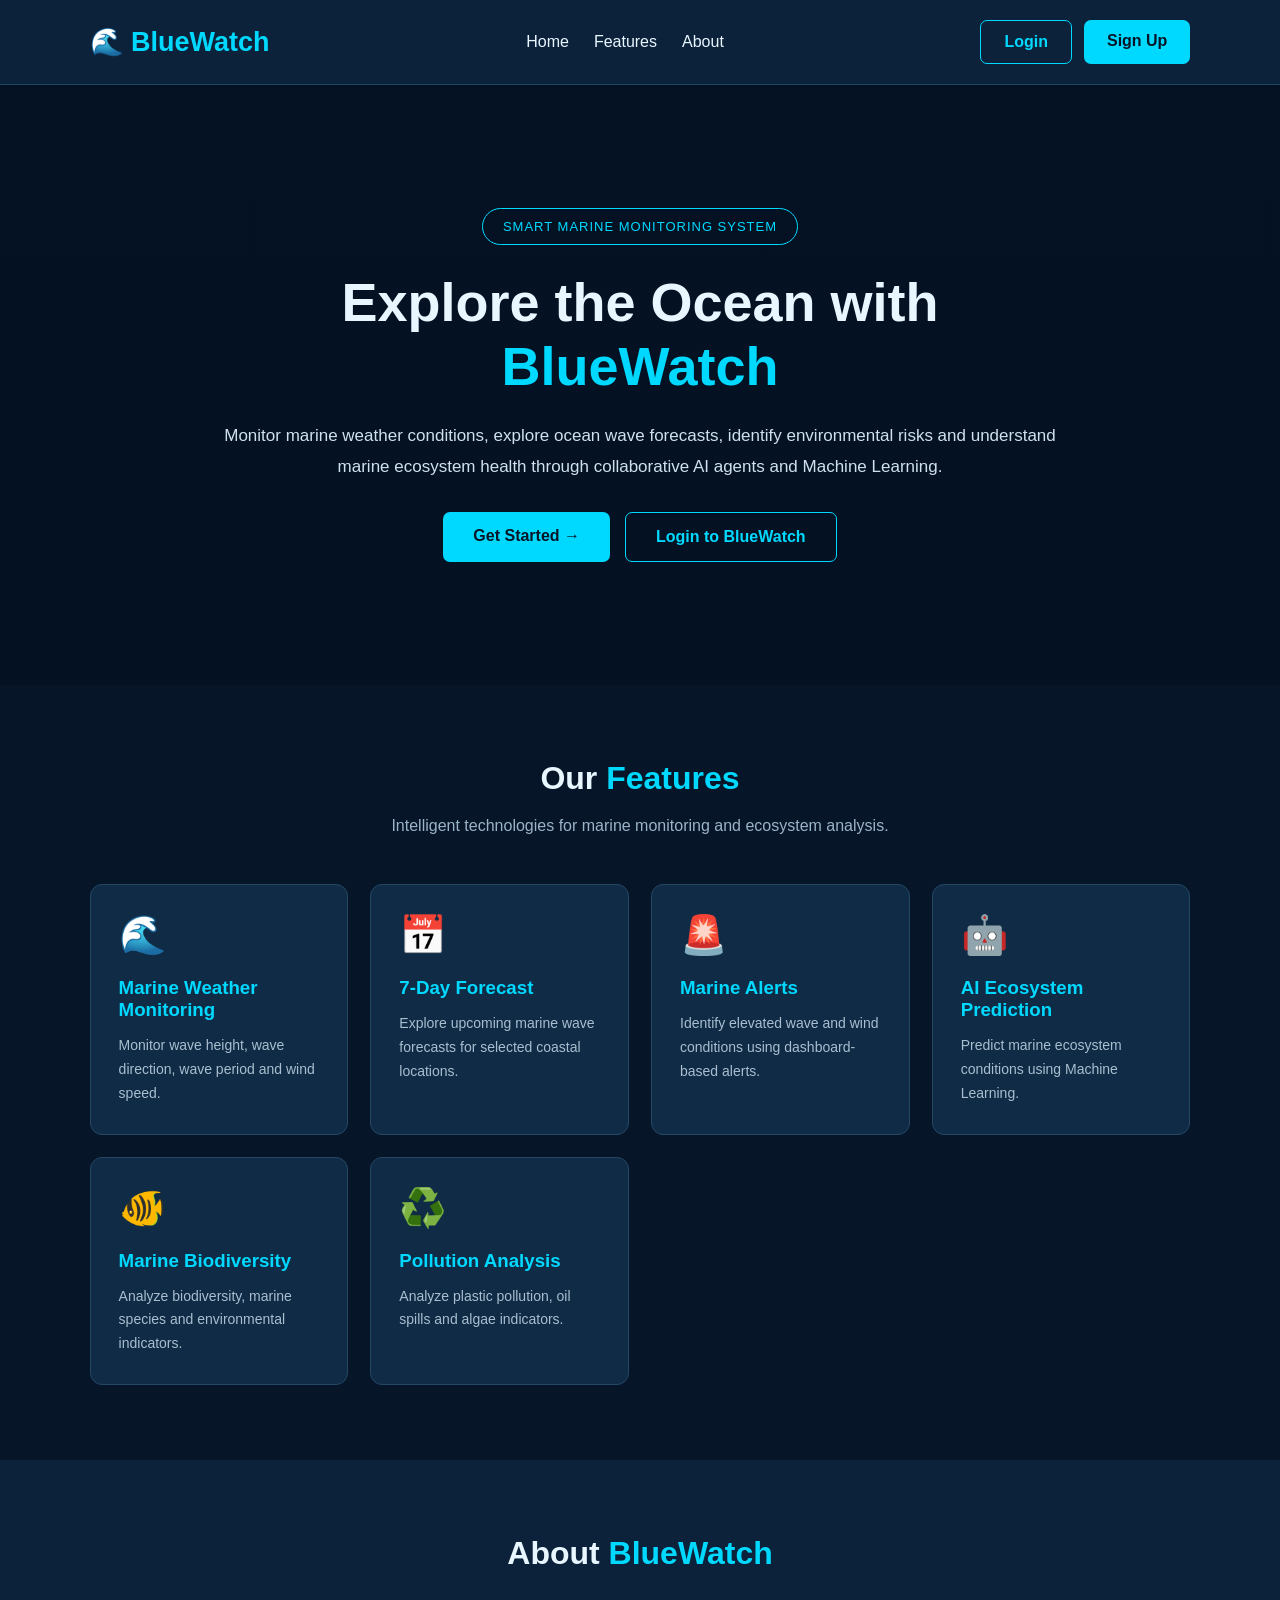
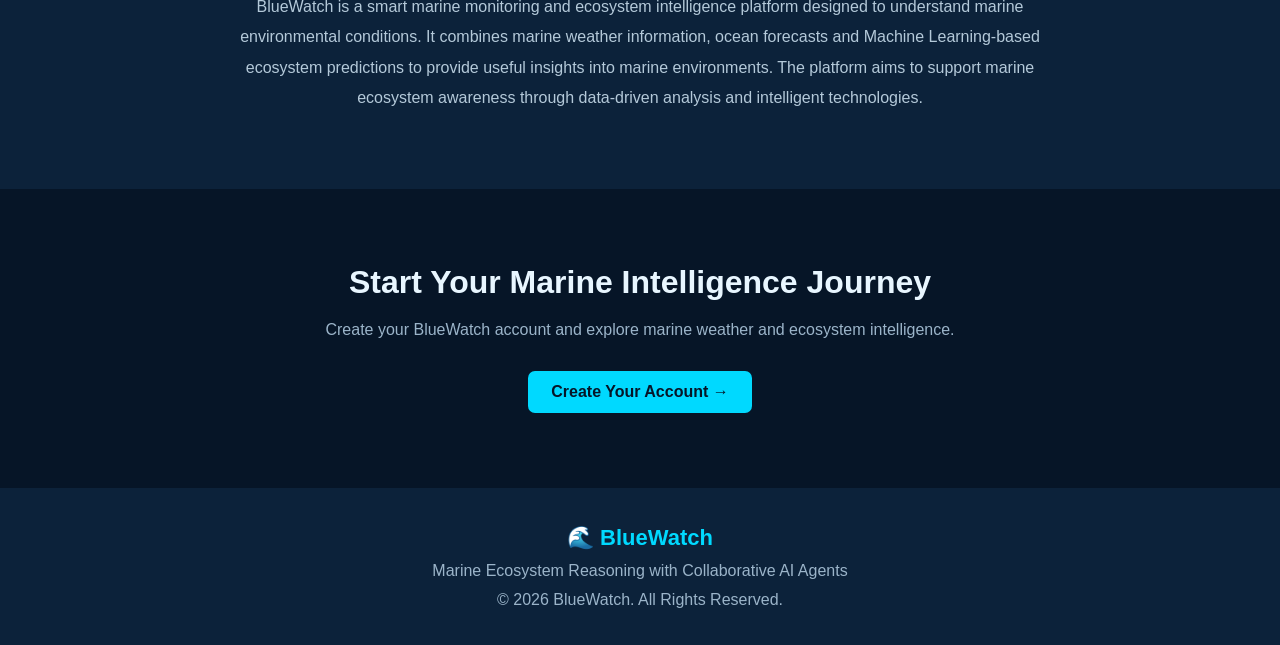
<file: frontend/index.html>
<!DOCTYPE html>
<html lang="en">

<head>
    <meta charset="UTF-8">
    <meta name="viewport" content="width=device-width, initial-scale=1.0">

    <title>BlueWatch | Marine Intelligence Platform</title>

    <style>
        * {
            margin: 0;
            padding: 0;
            box-sizing: border-box;
            font-family: Arial, sans-serif;
        }

        body {
            background: #061527;
            color: #e8f6ff;
        }

        /* NAVBAR */

        nav {
            display: flex;
            justify-content: space-between;
            align-items: center;
            padding: 20px 7%;
            background: #0c223a;
            border-bottom: 1px solid #1b4664;
            flex-wrap: wrap;
            gap: 18px;
        }

        .logo {
            font-size: 27px;
            font-weight: bold;
            color: #00d9ff;
        }

        .nav-links {
            display: flex;
            gap: 25px;
        }

        .nav-links a {
            text-decoration: none;
            color: #e8f6ff;
        }

        .nav-links a:hover {
            color: #00d9ff;
        }

        .nav-buttons {
            display: flex;
            gap: 12px;
        }

        .btn {
            display: inline-block;
            padding: 12px 23px;
            border-radius: 7px;
            text-decoration: none;
            font-weight: bold;
            transition: 0.3s;
        }

        .login-btn {
            color: #00d9ff;
            border: 1px solid #00d9ff;
        }

        .signup-btn {
            background: #00d9ff;
            color: #061527;
        }

        .btn:hover {
            transform: translateY(-3px);
            opacity: 0.85;
        }

        /* HERO */

        .hero {
            min-height: 600px;
            display: flex;
            justify-content: center;
            align-items: center;
            text-align: center;
            padding: 80px 7%;

            background:
                linear-gradient(
                    rgba(3, 17, 34, 0.78),
                    rgba(3, 17, 34, 0.90)
                ),
                url("https://images.unsplash.com/photo-1518837695005-2083093ee35b?auto=format&fit=crop&w=1800&q=85");

            background-size: cover;
            background-position: center;
        }

        .hero-content {
            max-width: 850px;
        }

        .tagline {
            display: inline-block;
            color: #00d9ff;
            border: 1px solid #00d9ff;
            border-radius: 30px;
            padding: 10px 20px;
            margin-bottom: 25px;
            letter-spacing: 1px;
            font-size: 13px;
        }

        .hero h1 {
            font-size: 54px;
            line-height: 1.2;
            margin-bottom: 22px;
        }

        .hero h1 span {
            color: #00d9ff;
        }

        .hero p {
            color: #d0e1ed;
            font-size: 17px;
            line-height: 1.8;
            margin-bottom: 30px;
        }

        .hero-buttons {
            display: flex;
            justify-content: center;
            gap: 15px;
            flex-wrap: wrap;
        }

        .hero-buttons .btn {
            padding: 15px 30px;
        }

        /* FEATURES */

        section {
            padding: 75px 7%;
        }

        .section-heading {
            text-align: center;
            margin-bottom: 45px;
        }

        .section-heading h2 {
            font-size: 32px;
            margin-bottom: 15px;
        }

        .section-heading h2 span {
            color: #00d9ff;
        }

        .section-heading p {
            color: #9bb4c9;
            line-height: 1.7;
        }

        .features {
            display: grid;
            grid-template-columns:
                repeat(auto-fit, minmax(230px, 1fr));
            gap: 22px;
        }

        .feature-card {
            background: #102b46;
            padding: 28px;
            border-radius: 12px;
            border: 1px solid #244765;
            transition: 0.3s;
        }

        .feature-card:hover {
            transform: translateY(-7px);
            border-color: #00d9ff;
        }

        .feature-icon {
            font-size: 38px;
            margin-bottom: 20px;
        }

        .feature-card h3 {
            color: #00d9ff;
            margin-bottom: 13px;
        }

        .feature-card p {
            color: #a9bfd0;
            line-height: 1.7;
            font-size: 14px;
        }

        /* ABOUT */

        .about {
            background: #0c223a;
            text-align: center;
        }

        .about-content {
            max-width: 850px;
            margin: auto;
        }

        .about h2 {
            font-size: 32px;
            margin-bottom: 20px;
        }

        .about h2 span {
            color: #00d9ff;
        }

        .about p {
            color: #b4c9d9;
            line-height: 1.9;
            font-size: 16px;
        }

        /* CTA */

        .cta {
            text-align: center;
        }

        .cta h2 {
            font-size: 32px;
            margin-bottom: 15px;
        }

        .cta p {
            color: #9bb4c9;
            margin-bottom: 28px;
            line-height: 1.7;
        }

        /* FOOTER */

        footer {
            text-align: center;
            background: #0c223a;
            padding: 30px 7%;
            color: #9bb4c9;
            line-height: 1.8;
        }

        footer strong {
            color: #00d9ff;
            font-size: 22px;
        }

        @media(max-width: 768px) {

            nav {
                flex-direction: column;
            }

            .nav-links {
                justify-content: center;
                flex-wrap: wrap;
            }

            .hero h1 {
                font-size: 36px;
            }

            .hero p {
                font-size: 15px;
            }
        }
    </style>
</head>

<body>

    <!-- NAVBAR -->

    <nav>

        <div class="logo">🌊 BlueWatch</div>

        <div class="nav-links">
            <a href="#home">Home</a>
            <a href="#features">Features</a>
            <a href="#about">About</a>
        </div>

        <div class="nav-buttons">
            <a href="login.html" class="btn login-btn">
                Login
            </a>

            <a href="sign.html" class="btn signup-btn">
                Sign Up
            </a>
        </div>

    </nav>


    <!-- HERO SECTION -->

    <header class="hero" id="home">

        <div class="hero-content">

            <div class="tagline">
                SMART MARINE MONITORING SYSTEM
            </div>

            <h1>
                Explore the Ocean with
                <span>BlueWatch</span>
            </h1>

            <p>
                Monitor marine weather conditions, explore ocean
                wave forecasts, identify environmental risks and
                understand marine ecosystem health through
                collaborative AI agents and Machine Learning.
            </p>

            <div class="hero-buttons">

                <a href="sign.html" class="btn signup-btn">
                    Get Started →
                </a>

                <a href="login.html" class="btn login-btn">
                    Login to BlueWatch
                </a>

            </div>

        </div>

    </header>


    <!-- FEATURES -->

    <section id="features">

        <div class="section-heading">

            <h2>Our <span>Features</span></h2>

            <p>
                Intelligent technologies for marine monitoring
                and ecosystem analysis.
            </p>

        </div>

        <div class="features">

            <div class="feature-card">
                <div class="feature-icon">🌊</div>
                <h3>Marine Weather Monitoring</h3>
                <p>
                    Monitor wave height, wave direction,
                    wave period and wind speed.
                </p>
            </div>

            <div class="feature-card">
                <div class="feature-icon">📅</div>
                <h3>7-Day Forecast</h3>
                <p>
                    Explore upcoming marine wave forecasts
                    for selected coastal locations.
                </p>
            </div>

            <div class="feature-card">
                <div class="feature-icon">🚨</div>
                <h3>Marine Alerts</h3>
                <p>
                    Identify elevated wave and wind conditions
                    using dashboard-based alerts.
                </p>
            </div>

            <div class="feature-card">
                <div class="feature-icon">🤖</div>
                <h3>AI Ecosystem Prediction</h3>
                <p>
                    Predict marine ecosystem conditions
                    using Machine Learning.
                </p>
            </div>

            <div class="feature-card">
                <div class="feature-icon">🐠</div>
                <h3>Marine Biodiversity</h3>
                <p>
                    Analyze biodiversity, marine species
                    and environmental indicators.
                </p>
            </div>

            <div class="feature-card">
                <div class="feature-icon">♻️</div>
                <h3>Pollution Analysis</h3>
                <p>
                    Analyze plastic pollution, oil spills
                    and algae indicators.
                </p>
            </div>

        </div>

    </section>


    <!-- ABOUT -->

    <section class="about" id="about">

        <div class="about-content">

            <h2>About <span>BlueWatch</span></h2>

            <p>
                BlueWatch is a smart marine monitoring and ecosystem
                intelligence platform designed to understand marine
                environmental conditions.

                It combines marine weather information, ocean forecasts
                and Machine Learning-based ecosystem predictions to
                provide useful insights into marine environments.

                The platform aims to support marine ecosystem awareness
                through data-driven analysis and intelligent technologies.
            </p>

        </div>

    </section>


    <!-- GET STARTED -->

    <section class="cta">

        <h2>Start Your Marine Intelligence Journey</h2>

        <p>
            Create your BlueWatch account and explore
            marine weather and ecosystem intelligence.
        </p>

        <a href="sign.html" class="btn signup-btn">
            Create Your Account →
        </a>

    </section>


    <!-- FOOTER -->

    <footer>

        <strong>🌊 BlueWatch</strong>

        <p>
            Marine Ecosystem Reasoning with Collaborative AI Agents
        </p>

        <p>
            © 2026 BlueWatch. All Rights Reserved.
        </p>

    </footer>

</body>
</html>
</file>
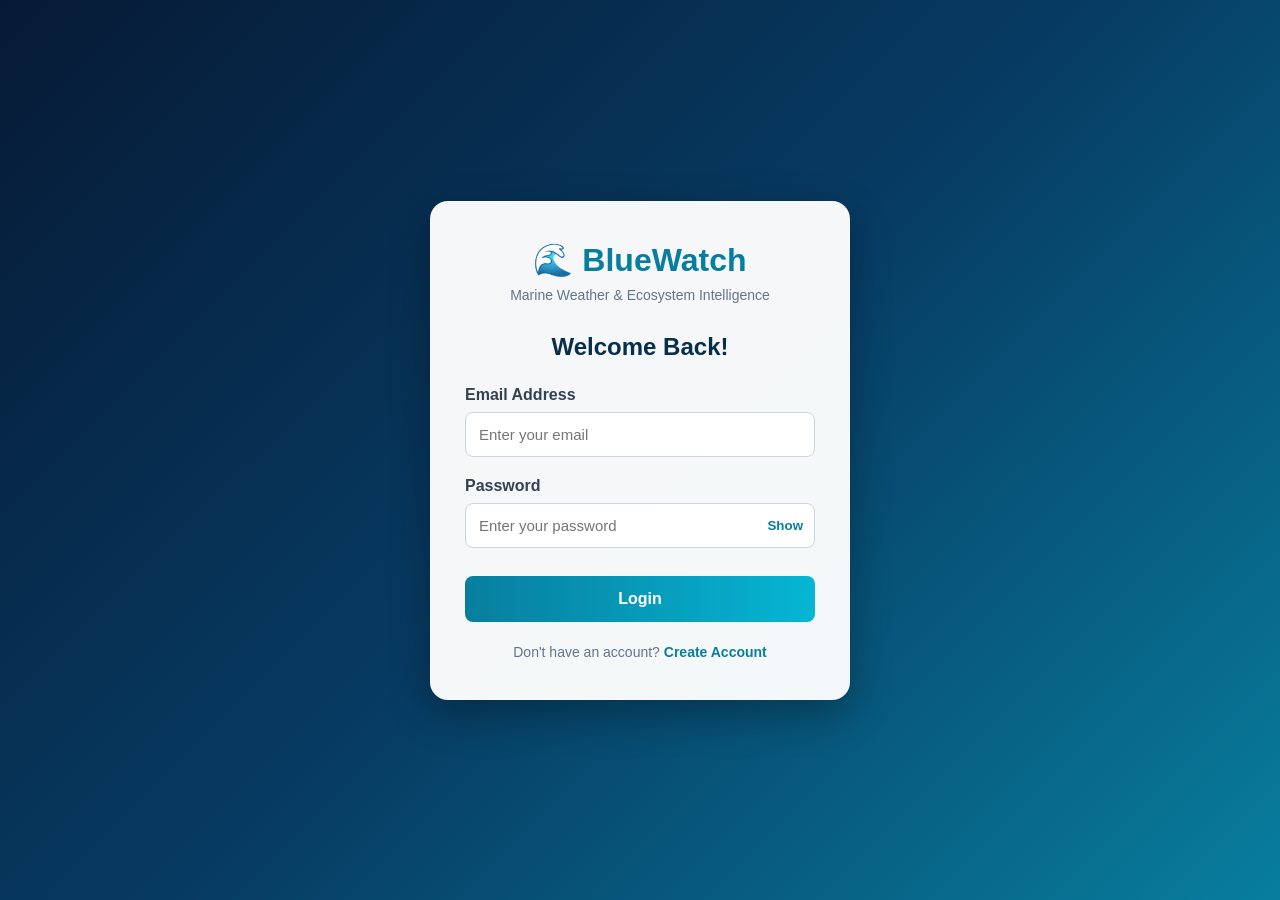
<file: frontend/dashboard.html>
<!DOCTYPE html>
<html lang="en">
<head>
<meta charset="UTF-8">
<meta name="viewport" content="width=device-width, initial-scale=1.0">

<title>BlueWatch | Dashboard</title>

<style>
:root {
    --bg: #061527;
    --card: #102b46;
    --accent: #00d9ff;
    --text: #e8f6ff;
    --muted: #a9c4d8;
}

* {
    box-sizing: border-box;
}

body {
    margin: 0;
    font-family: Arial, sans-serif;
    background: var(--bg);
    color: var(--text);
}

/* HEADER */

header {
    background: #0c223a;
    padding: 18px 5%;
    display: flex;
    justify-content: space-between;
    align-items: center;
    flex-wrap: wrap;
    gap: 12px;
    border-bottom: 1px solid #24445e;
}

.logo {
    font-size: 25px;
    font-weight: bold;
    color: var(--accent);
}

header button {
    background: #e74c3c;
    border: none;
    color: white;
    padding: 10px 18px;
    border-radius: 7px;
    cursor: pointer;
}

/* MAIN CONTAINER */

.container {
    width: 90%;
    max-width: 1200px;
    margin: 30px auto;
}

.welcome {
    margin-bottom: 25px;
}

.welcome h1 {
    color: var(--accent);
}

.welcome p {
    color: var(--muted);
}

/* FEATURE CARDS */

.cards {
    display: grid;
    grid-template-columns: repeat(auto-fit, minmax(210px, 1fr));
    gap: 18px;
    margin-bottom: 30px;
}

.card {
    background: var(--card);
    padding: 22px;
    border-radius: 12px;
    border: 1px solid #24445e;
}

.card h3 {
    color: var(--accent);
    margin-top: 0;
}

.card p {
    color: var(--muted);
}

/* SECTIONS */

.section {
    background: var(--card);
    padding: 25px;
    border-radius: 12px;
    margin-bottom: 25px;
    border: 1px solid #24445e;
}

.section h2 {
    color: var(--accent);
    margin-top: 0;
}

/* PREDICTION FORM */

.form-grid {
    display: grid;
    grid-template-columns: repeat(auto-fit, minmax(220px, 1fr));
    gap: 16px;
}

.field label {
    display: block;
    margin-bottom: 7px;
    color: var(--muted);
}

.field input,
.weather-controls select {
    width: 100%;
    padding: 12px;
    border-radius: 7px;
    border: 1px solid #45627a;
    background: #071c30;
    color: white;
}

.field input:focus,
.weather-controls select:focus {
    outline: 1px solid var(--accent);
}

.primary-btn {
    margin-top: 22px;
    padding: 13px 25px;
    background: var(--accent);
    color: #061527;
    border: none;
    border-radius: 7px;
    font-weight: bold;
    cursor: pointer;
}

.primary-btn:disabled {
    opacity: 0.6;
    cursor: wait;
}

/* PREDICTION RESULT */

#result {
    margin-top: 20px;
    padding: 18px;
    background: #071c30;
    border-radius: 8px;
    display: none;
    line-height: 1.7;
    overflow-wrap: anywhere;
}

#result h3,
#result h4 {
    color: var(--accent);
}

#message {
    margin-top: 15px;
    color: #ffb6a9;
}

/* LIVE MARINE WEATHER */

.weather-section {
    background: var(--card);
    padding: 25px;
    border-radius: 12px;
    margin-bottom: 25px;
    border: 1px solid #24445e;
}

.weather-heading {
    display: flex;
    justify-content: space-between;
    align-items: center;
    flex-wrap: wrap;
    gap: 15px;
}

.weather-heading h2 {
    color: var(--accent);
    margin-top: 0;
}

.weather-heading p,
.weather-section label {
    color: var(--muted);
}

#refreshWeather {
    padding: 11px 18px;
    background: var(--accent);
    color: #061527;
    border: none;
    border-radius: 7px;
    font-weight: bold;
    cursor: pointer;
}

.weather-controls {
    margin: 20px 0;
    max-width: 350px;
}

.weather-controls label {
    display: block;
    margin-bottom: 8px;
}

#weatherStatus {
    color: var(--muted);
    margin: 15px 0;
}

.weather-cards {
    display: grid;
    grid-template-columns: repeat(auto-fit, minmax(180px, 1fr));
    gap: 16px;
    margin-top: 20px;
}

.weather-card {
    background: #071c30;
    border: 1px solid #24445e;
    padding: 20px;
    border-radius: 10px;
}

.weather-card span {
    color: var(--muted);
}

.weather-card h3 {
    color: var(--accent);
    font-size: 25px;
    margin-bottom: 0;
}

.forecast-heading {
    color: var(--accent);
    margin-top: 30px;
}

.forecast-container {
    display: grid;
    grid-template-columns: repeat(auto-fit, minmax(150px, 1fr));
    gap: 12px;
}

.forecast-day {
    background: #071c30;
    border: 1px solid #24445e;
    border-radius: 9px;
    padding: 14px;
}

.forecast-day strong {
    color: var(--accent);
}

.forecast-day p {
    color: var(--muted);
    font-size: 14px;
}

/* FOOTER */

footer {
    text-align: center;
    padding: 25px;
    color: var(--muted);
}

/* MOBILE */

@media(max-width: 600px) {
    .container {
        width: 94%;
    }

    .section,
    .weather-section {
        padding: 17px;
    }
}
</style>
</head>

<body>

<header>
    <div class="logo">🌊 BlueWatch</div>
    <button onclick="logout()">Logout</button>
</header>

<div class="container">

    <!-- WELCOME -->

    <div class="welcome">
        <h1 id="welcomeUser">Welcome to BlueWatch!</h1>
        <p>Marine Weather Forecasting & Ecosystem Intelligence System</p>
    </div>

    <!-- FEATURE CARDS -->

    <div class="cards">

        <div class="card">
            <h3>🌊 Marine Monitoring</h3>
            <p>Monitor marine environmental conditions.</p>
        </div>

        <div class="card">
            <h3>🌡️ Water Parameters</h3>
            <p>Analyze temperature, salinity, pH and oxygen.</p>
        </div>

        <div class="card">
            <h3>🤖 AI Prediction</h3>
            <p>Predict marine ecosystem conditions using machine learning.</p>
        </div>

        <div class="card">
            <h3>🐠 Biodiversity</h3>
            <p>Evaluate marine species and biodiversity indicators.</p>
        </div>

    </div>

    <!-- ML PREDICTION -->

    <div class="section">

        <h2>🤖 Marine Ecosystem Prediction</h2>

        <p>
            Enter the marine environmental parameters to get an AI prediction.
        </p>

        <form id="predictionForm">

            <div class="form-grid">

                <div class="field">
                    <label>Region</label>
                    <input name="Region" value="Arabian Sea" required>
                </div>

                <div class="field">
                    <label>Season</label>
                    <input name="Season" value="Summer" required>
                </div>

                <div class="field">
                    <label>Weather</label>
                    <input name="Weather" value="Sunny" required>
                </div>

                <div class="field">
                    <label>Marine Species</label>
                    <input name="Marine_Species" value="Fish" required>
                </div>

                <div class="field">
                    <label>Water Temperature (°C)</label>
                    <input type="number" step="any"
                        name="Water_Temperature_C" value="28" required>
                </div>

                <div class="field">
                    <label>Salinity (PSU)</label>
                    <input type="number" step="any"
                        name="Salinity_PSU" value="35" required>
                </div>

                <div class="field">
                    <label>pH</label>
                    <input type="number" step="any"
                        name="pH" value="8.1" required>
                </div>

                <div class="field">
                    <label>Dissolved Oxygen (mg/L)</label>
                    <input type="number" step="any"
                        name="Dissolved_Oxygen_mg_L" value="6" required>
                </div>

                <div class="field">
                    <label>Wave Height (m)</label>
                    <input type="number" step="any"
                        name="Wave_Height_m" value="1.2" required>
                </div>

                <div class="field">
                    <label>Current Speed (m/s)</label>
                    <input type="number" step="any"
                        name="Current_Speed_m_s" value="0.5" required>
                </div>

                <div class="field">
                    <label>Chlorophyll (mg/m³)</label>
                    <input type="number" step="any"
                        name="Chlorophyll_mg_m3" value="2" required>
                </div>

                <div class="field">
                    <label>Plastic Pollution Index</label>
                    <input type="number" step="any"
                        name="Plastic_Pollution_Index" value="30" required>
                </div>

                <div class="field">
                    <label>Oil Spill Index</label>
                    <input type="number" step="any"
                        name="Oil_Spill_Index" value="10" required>
                </div>

                <div class="field">
                    <label>Algae Index</label>
                    <input type="number" step="any"
                        name="Algae_Index" value="20" required>
                </div>

                <div class="field">
                    <label>Estimated Population</label>
                    <input type="number" step="1" min="0"
                        name="Estimated_Population" value="500" required>
                </div>

                <div class="field">
                    <label>Biodiversity Index</label>
                    <input type="number" step="any"
                        name="Biodiversity_Index" value="70" required>
                </div>

            </div>

            <button class="primary-btn"
                id="predictButton"
                type="submit">
                Predict Ecosystem Condition
            </button>

        </form>

        <div id="message"></div>

        <div id="result"></div>

    </div>


    <!-- LIVE MARINE WEATHER -->

    <section class="weather-section">

        <div class="weather-heading">

            <div>
                <h2>🌊 Live Marine Weather</h2>
                <p>Marine conditions and coastal weather information</p>
            </div>

            <button id="refreshWeather" type="button">
                ↻ Refresh Weather
            </button>

        </div>

        <div class="weather-controls">

            <label for="weatherLocation">
                Select Coastal Location
            </label>

            <select id="weatherLocation">
                <option value="Mumbai">Mumbai</option>
                <option value="Goa">Goa</option>
                <option value="Chennai">Chennai</option>
                <option value="Kochi">Kochi</option>
                <option value="Visakhapatnam">Visakhapatnam</option>
            </select>

        </div>

        <p id="weatherStatus">Loading marine weather...</p>

        <div class="weather-cards">

            <div class="weather-card">
                <span>🌊 Wave Height</span>
                <h3 id="waveHeight">--</h3>
            </div>

            <div class="weather-card">
                <span>🌡️ Sea Temperature</span>
                <h3 id="seaTemperature">--</h3>
            </div>

            <div class="weather-card">
                <span>💨 Wind Speed</span>
                <h3 id="windSpeed">--</h3>
            </div>

            <div class="weather-card">
                <span>🧭 Wave Direction</span>
                <h3 id="waveDirection">--</h3>
            </div>

        </div>

        <h3 class="forecast-heading">
            📅 Seven-Day Marine Forecast
        </h3>

        <div class="forecast-container" id="marineForecast">
            Forecast will appear here.
        </div>

    </section>


    <!-- ABOUT BLUEWATCH -->

    <div class="section">

        <h2>🌍 About BlueWatch</h2>

        <p>
            BlueWatch combines marine environmental data and machine learning
            to estimate marine ecosystem conditions. It helps users understand
            possible ecosystem stress and environmental risks.
        </p>

        <p>
            Note: AI predictions are estimates and are not official maritime
            weather warnings.
        </p>

    </div>

</div>

<footer>
    © 2026 BlueWatch | Marine Ecosystem Intelligence
</footer>

<!-- Load JavaScript only once -->
<script src="script.js"></script>

</body>
</html>
</file>
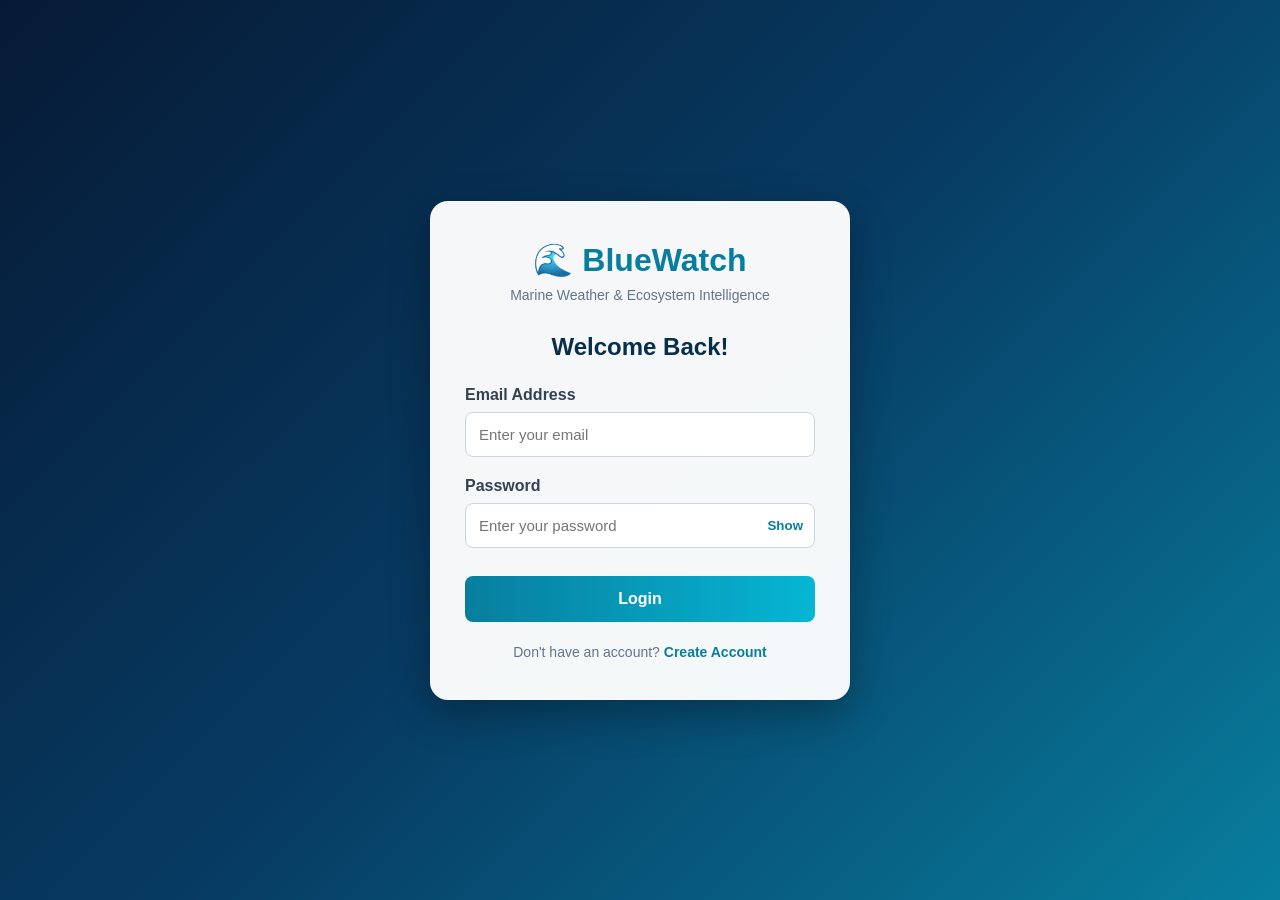
<file: frontend/login.html>
<!DOCTYPE html>
<html lang="en">

<head>
    <meta charset="UTF-8">
    <meta name="viewport" content="width=device-width, initial-scale=1.0">

    <title>BlueWatch | Login</title>

    <style>
        * {
            margin: 0;
            padding: 0;
            box-sizing: border-box;
            font-family: Arial, sans-serif;
        }

        body {
            min-height: 100vh;
            display: flex;
            justify-content: center;
            align-items: center;
            background: linear-gradient(135deg, #061a35, #073b63, #087e9e);
            padding: 20px;
        }

        .login-container {
            width: 100%;
            max-width: 420px;
            padding: 40px 35px;
            border-radius: 18px;
            background: rgba(255, 255, 255, 0.96);
            box-shadow: 0 15px 40px rgba(0, 0, 0, 0.3);
        }

        .logo {
            text-align: center;
            font-size: 32px;
            font-weight: bold;
            color: #087e9e;
            margin-bottom: 8px;
        }

        .subtitle {
            text-align: center;
            color: #64748b;
            margin-bottom: 30px;
            font-size: 14px;
        }

        h2 {
            text-align: center;
            color: #082f49;
            margin-bottom: 25px;
        }

        .input-group {
            margin-bottom: 20px;
        }

        label {
            display: block;
            color: #334155;
            font-weight: 600;
            margin-bottom: 8px;
        }

        input {
            width: 100%;
            padding: 13px;
            border: 1px solid #cbd5e1;
            border-radius: 8px;
            outline: none;
            font-size: 15px;
        }

        input:focus {
            border-color: #0891b2;
            box-shadow: 0 0 5px rgba(8, 145, 178, 0.3);
        }

        .password-box {
            position: relative;
        }

        .password-box input {
            padding-right: 65px;
        }

        .toggle-btn {
            position: absolute;
            right: 12px;
            top: 50%;
            transform: translateY(-50%);
            border: none;
            background: none;
            color: #087e9e;
            cursor: pointer;
            font-weight: bold;
        }

        .login-btn {
            width: 100%;
            padding: 14px;
            border: none;
            border-radius: 8px;
            background: linear-gradient(90deg, #087e9e, #06b6d4);
            color: white;
            font-size: 16px;
            font-weight: bold;
            cursor: pointer;
            margin-top: 8px;
        }

        .login-btn:hover {
            opacity: 0.9;
        }

        .login-btn:disabled {
            opacity: 0.6;
            cursor: wait;
        }

        .bottom-text {
            text-align: center;
            margin-top: 22px;
            color: #64748b;
            font-size: 14px;
        }

        .bottom-text a {
            color: #087e9e;
            font-weight: bold;
            text-decoration: none;
        }

        .bottom-text a:hover {
            text-decoration: underline;
        }

        .message {
            display: none;
            margin-top: 15px;
            padding: 10px;
            border-radius: 8px;
            text-align: center;
            font-size: 14px;
        }

        .message.error {
            display: block;
            color: #dc2626;
            background: #fee2e2;
        }

        .message.success {
            display: block;
            color: #15803d;
            background: #dcfce7;
        }

        @media (max-width: 480px) {
            .login-container {
                padding: 30px 22px;
            }

            .logo {
                font-size: 28px;
            }
        }
    </style>
</head>

<body>

    <div class="login-container">

        <div class="logo">🌊 BlueWatch</div>

        <p class="subtitle">
            Marine Weather & Ecosystem Intelligence
        </p>

        <h2>Welcome Back!</h2>

        <!-- Login Form -->
        <form id="loginForm">

            <div class="input-group">
                <label for="loginEmail">Email Address</label>

                <input
                    type="email"
                    id="loginEmail"
                    name="email"
                    placeholder="Enter your email"
                    autocomplete="email"
                    required
                >
            </div>

            <div class="input-group">
                <label for="loginPassword">Password</label>

                <div class="password-box">

                    <input
                        type="password"
                        id="loginPassword"
                        name="password"
                        placeholder="Enter your password"
                        autocomplete="current-password"
                        required
                    >

                    <button
                        type="button"
                        class="toggle-btn"
                        onclick="togglePassword('loginPassword', this)"
                    >
                        Show
                    </button>

                </div>
            </div>

            <button
                type="submit"
                class="login-btn"
                id="loginBtn"
            >
                Login
            </button>

            <!-- Backend response -->
            <p id="message" class="message" role="status"></p>

        </form>

        <p class="bottom-text">
            Don't have an account?
            <a href="sign.html">Create Account</a>
        </p>

    </div>

    <!-- Connect JavaScript -->
    <script src="script.js"></script>

</body>
</html>
</file>
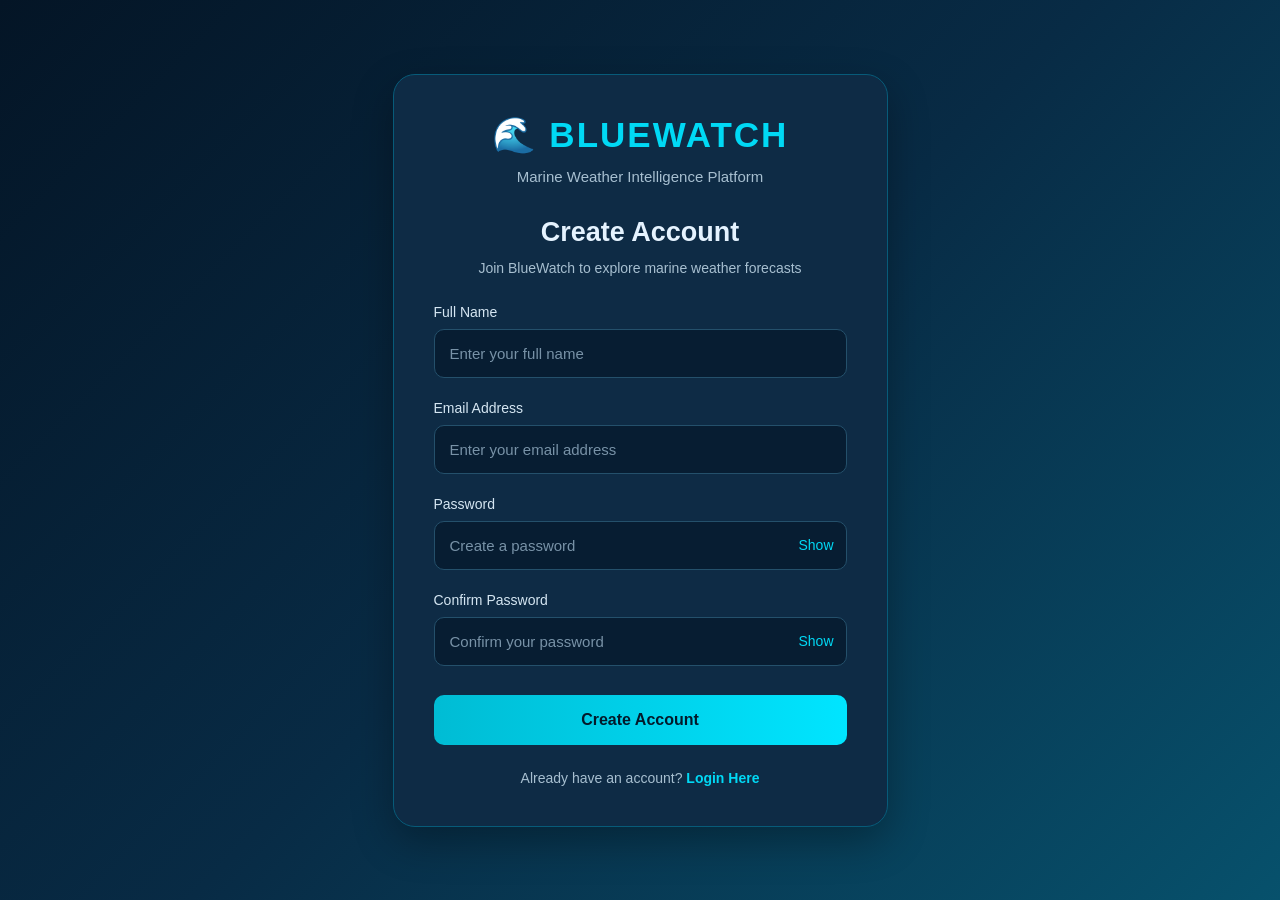
<file: frontend/sign.html>
<!DOCTYPE html>
<html lang="en">

<head>
    <meta charset="UTF-8">
    <meta name="viewport" content="width=device-width, initial-scale=1.0">

    <title>BlueWatch | Sign Up</title>

    <style>
        * {
            margin: 0;
            padding: 0;
            box-sizing: border-box;
            font-family: Arial, sans-serif;
        }

        body {
            min-height: 100vh;
            display: flex;
            justify-content: center;
            align-items: center;
            background: linear-gradient(135deg, #041526, #082b45, #07516c);
            padding: 25px;
            color: #e5f3ff;
        }

        .signup-container {
            width: 100%;
            max-width: 495px;
            background: #0e2b45;
            border: 1px solid #075b79;
            border-radius: 22px;
            padding: 40px;
            box-shadow: 0 15px 40px rgba(0, 0, 0, 0.3);
        }

        .logo {
            text-align: center;
            font-size: 35px;
            font-weight: bold;
            color: #00d9f5;
            letter-spacing: 2px;
            margin-bottom: 12px;
        }

        .subtitle {
            text-align: center;
            color: #a7bfd0;
            margin-bottom: 32px;
            font-size: 15px;
        }

        h2 {
            text-align: center;
            font-size: 27px;
            margin-bottom: 12px;
        }

        .description {
            text-align: center;
            color: #a7bfd0;
            font-size: 14px;
            margin-bottom: 28px;
        }

        .input-group {
            margin-bottom: 22px;
        }

        label {
            display: block;
            margin-bottom: 9px;
            font-size: 14px;
            color: #d5e6f2;
        }

        input {
            width: 100%;
            padding: 15px;
            background: #071d32;
            border: 1px solid #24506b;
            border-radius: 10px;
            color: white;
            font-size: 15px;
            outline: none;
        }

        input:focus {
            border-color: #00d9f5;
            box-shadow: 0 0 7px rgba(0, 217, 245, 0.2);
        }

        input::placeholder {
            color: #7892a7;
        }

        .password-box {
            position: relative;
        }

        .password-box input {
            padding-right: 65px;
        }

        .toggle-btn {
            position: absolute;
            right: 13px;
            top: 50%;
            transform: translateY(-50%);
            border: none;
            background: none;
            color: #00d9f5;
            cursor: pointer;
            font-size: 14px;
        }

        .signup-btn {
            width: 100%;
            padding: 16px;
            border: none;
            border-radius: 10px;
            background: linear-gradient(90deg, #00bcd4, #00e5ff);
            color: #031a2b;
            font-size: 16px;
            font-weight: bold;
            cursor: pointer;
            margin-top: 7px;
        }

        .signup-btn:hover {
            opacity: 0.9;
        }

        .signup-btn:disabled {
            opacity: 0.6;
            cursor: not-allowed;
        }

        .bottom-text {
            text-align: center;
            margin-top: 25px;
            color: #a7bfd0;
            font-size: 14px;
        }

        .bottom-text a {
            color: #00d9f5;
            text-decoration: none;
            font-weight: bold;
        }

        .bottom-text a:hover {
            text-decoration: underline;
        }

        .message {
            display: none;
            padding: 13px;
            border-radius: 9px;
            margin-bottom: 22px;
            text-align: center;
            font-size: 14px;
        }

        .message.success {
            display: block;
            color: #8fffd8;
            background: #064b4b;
        }

        .message.error {
            display: block;
            color: #ffaaaa;
            background: #54232b;
        }

        @media (max-width: 500px) {
            .signup-container {
                padding: 28px 22px;
            }

            .logo {
                font-size: 29px;
            }
        }
    </style>
</head>

<body>

    <div class="signup-container">

        <div class="logo">🌊 BLUEWATCH</div>

        <p class="subtitle">
            Marine Weather Intelligence Platform
        </p>

        <h2>Create Account</h2>

        <p class="description">
            Join BlueWatch to explore marine weather forecasts
        </p>

        <!-- Backend response message -->
        <p id="message" class="message" role="status"></p>

        <!-- Signup Form -->
        <form id="signupForm">

            <div class="input-group">
                <label for="fullName">Full Name</label>

                <input
                    type="text"
                    id="fullName"
                    name="full_name"
                    placeholder="Enter your full name"
                    minlength="2"
                    maxlength="100"
                    autocomplete="name"
                    required
                >
            </div>

            <div class="input-group">
                <label for="email">Email Address</label>

                <input
                    type="email"
                    id="email"
                    name="email"
                    placeholder="Enter your email address"
                    autocomplete="email"
                    required
                >
            </div>

            <div class="input-group">
                <label for="password">Password</label>

                <div class="password-box">

                    <input
                        type="password"
                        id="password"
                        name="password"
                        placeholder="Create a password"
                        minlength="8"
                        maxlength="128"
                        autocomplete="new-password"
                        required
                    >

                    <button
                        type="button"
                        class="toggle-btn"
                        onclick="togglePassword('password', this)"
                    >
                        Show
                    </button>

                </div>
            </div>

            <div class="input-group">
                <label for="confirmPassword">Confirm Password</label>

                <div class="password-box">

                    <input
                        type="password"
                        id="confirmPassword"
                        name="confirm_password"
                        placeholder="Confirm your password"
                        autocomplete="new-password"
                        required
                    >

                    <button
                        type="button"
                        class="toggle-btn"
                        onclick="togglePassword('confirmPassword', this)"
                    >
                        Show
                    </button>

                </div>
            </div>

            <button
                type="submit"
                class="signup-btn"
                id="signupBtn"
            >
                Create Account
            </button>

        </form>

        <p class="bottom-text">
            Already have an account?
            <a href="login.html">Login Here</a>
        </p>

    </div>

    <!-- External JavaScript connection -->
    <script src="script.js"></script>

</body>
</html>
</file>
